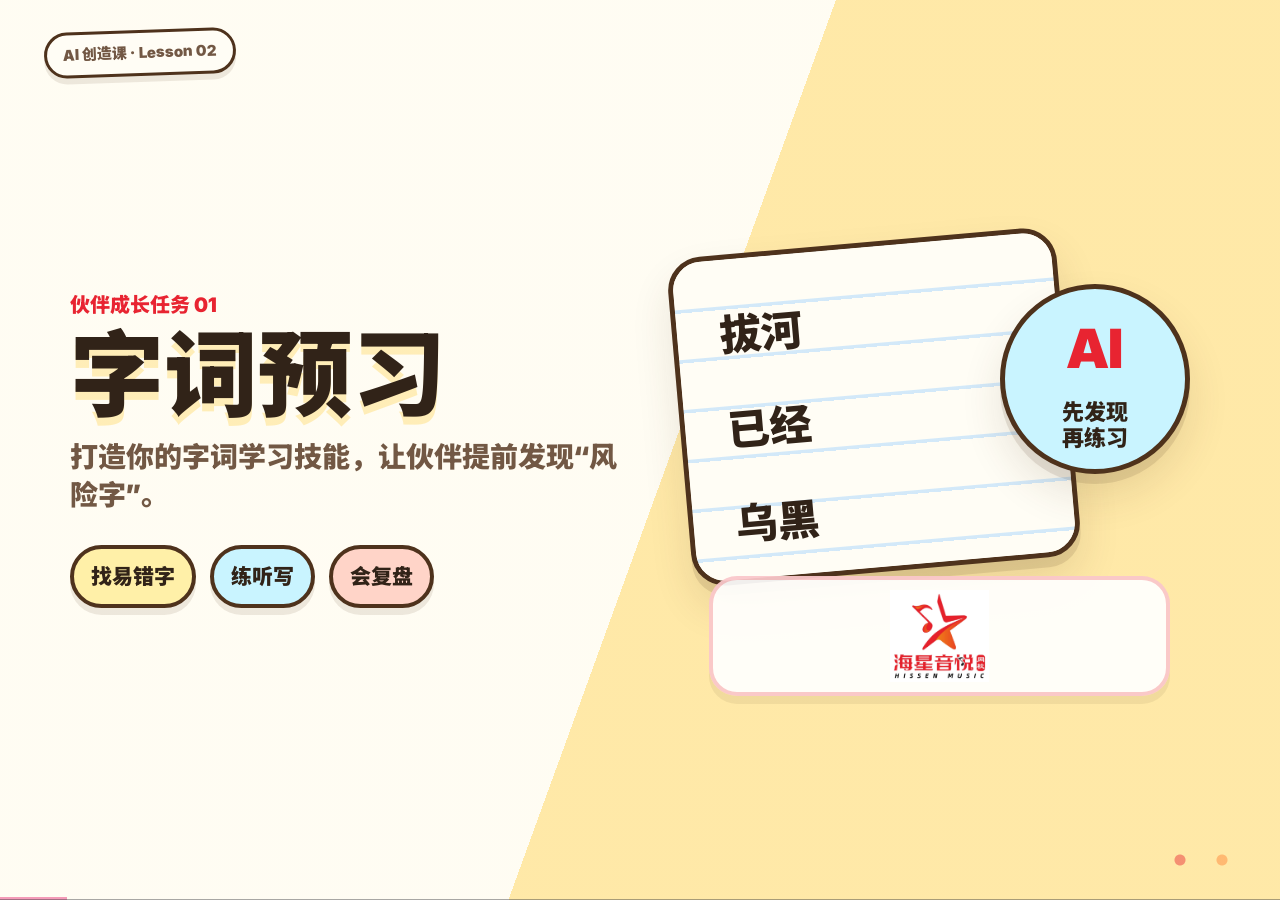
<file: index.html>
<!DOCTYPE html>
<html lang="zh-CN">
<head>
<meta charset="utf-8">
<meta name="viewport" content="width=device-width,initial-scale=1">
<title>第2课：字词预习</title>
<meta http-equiv="refresh" content="0; url=ai-kids-picturebook-ppt/index.html">
<link rel="canonical" href="ai-kids-picturebook-ppt/index.html">
</head>
<body>
<p><a href="ai-kids-picturebook-ppt/index.html">打开《第2课：字词预习》</a></p>
<script>
  location.replace('ai-kids-picturebook-ppt/index.html' + location.hash);
</script>
</body>
</html>
</file>
<file: ai-kids-picturebook-ppt/assets/fonts.css>
/* html-ppt :: shared webfonts */
@import url('https://fonts.googleapis.com/css2?family=Inter:wght@200;300;400;500;600;700;800;900&display=swap');
@import url('https://fonts.googleapis.com/css2?family=Noto+Sans+SC:wght@200;300;400;500;600;700;900&display=swap');
@import url('https://fonts.googleapis.com/css2?family=Noto+Serif+SC:wght@300;400;600;700&display=swap');
@import url('https://fonts.googleapis.com/css2?family=JetBrains+Mono:wght@400;500;700&display=swap');
@import url('https://fonts.googleapis.com/css2?family=Playfair+Display:ital,wght@0,400;0,600;0,800;1,400&display=swap');
@import url('https://fonts.googleapis.com/css2?family=Space+Grotesk:wght@300;400;500;600;700&display=swap');
@import url('https://fonts.googleapis.com/css2?family=IBM+Plex+Mono:wght@300;400;500;700&display=swap');
@import url('https://fonts.googleapis.com/css2?family=Archivo+Black&display=swap');
</file>
<file: ai-kids-picturebook-ppt/assets/base.css>
/* html-ppt :: base.css — reset + shared tokens + layout primitives */
/* Default tokens. Themes in assets/themes/*.css override the :root block. */
:root {
  --bg: #ffffff;
  --bg-soft: #f7f7f8;
  --surface: #ffffff;
  --surface-2: #f2f2f4;
  --border: rgba(0,0,0,.08);
  --border-strong: rgba(0,0,0,.16);
  --text-1: #111216;
  --text-2: #55596a;
  --text-3: #8a8f9e;
  --accent: #3b6cff;
  --accent-2: #7a5cff;
  --accent-3: #ff5c8a;
  --good: #1aaf6c;
  --warn: #f5a524;
  --bad:  #e0445a;
  --grad: linear-gradient(135deg,#3b6cff,#7a5cff 55%,#ff5c8a);
  --grad-soft: linear-gradient(135deg,#eef2ff,#f5ecff 55%,#ffeef5);
  --radius: 18px;
  --radius-sm: 12px;
  --radius-lg: 26px;
  --shadow: 0 10px 30px rgba(18,24,40,.08), 0 2px 6px rgba(18,24,40,.04);
  --shadow-lg: 0 24px 60px rgba(18,24,40,.14), 0 6px 16px rgba(18,24,40,.06);
  --font-sans: 'Inter','Noto Sans SC',-apple-system,BlinkMacSystemFont,Helvetica,Arial,sans-serif;
  --font-serif: 'Playfair Display','Noto Serif SC',Georgia,serif;
  --font-mono: 'JetBrains Mono','IBM Plex Mono',SFMono-Regular,Menlo,monospace;
  --font-display: var(--font-sans);
  --letter-tight: -.03em;
  --letter-normal: -.01em;
  --ease: cubic-bezier(.4,0,.2,1);
}

*,*::before,*::after{box-sizing:border-box}
html,body{margin:0;padding:0;background:var(--bg);color:var(--text-1);
  font-family:var(--font-sans);font-weight:400;line-height:1.6;
  -webkit-font-smoothing:antialiased;-moz-osx-font-smoothing:grayscale;
  letter-spacing:var(--letter-normal)}
img,svg,video{max-width:100%;display:block}
a{color:var(--accent);text-decoration:none}
a:hover{text-decoration:underline}
code,kbd,pre,samp{font-family:var(--font-mono)}

/* ================= SLIDE SYSTEM ================= */
.deck{position:relative;width:100vw;height:100vh;overflow:hidden;background:var(--bg)}
.slide{
  position:absolute;inset:0;
  display:flex;flex-direction:column;justify-content:center;
  padding:72px 96px;
  box-sizing:border-box;
  opacity:0;pointer-events:none;
  transition:opacity .5s var(--ease), transform .5s var(--ease);
  transform:translateX(30px);
  overflow:hidden;
}
.slide.is-active{opacity:1;pointer-events:auto;transform:translateX(0);z-index:2}
.slide.is-prev{transform:translateX(-30px)}

/* single-page standalone (used when a layout file is opened directly) */
body.single .slide{position:relative;width:100vw;height:100vh;opacity:1;transform:none;pointer-events:auto}

/* ================= TYPOGRAPHY ================= */
.eyebrow{font-size:13px;font-weight:500;letter-spacing:.16em;text-transform:uppercase;color:var(--text-3)}
.kicker{font-size:14px;font-weight:600;color:var(--accent);letter-spacing:.08em;text-transform:uppercase}
h1.title,.h1{font-family:var(--font-display);font-size:72px;line-height:1.05;font-weight:800;letter-spacing:var(--letter-tight);margin:0 0 18px;color:var(--text-1)}
h2.title,.h2{font-family:var(--font-display);font-size:54px;line-height:1.1;font-weight:700;letter-spacing:var(--letter-tight);margin:0 0 14px}
h3,.h3{font-size:32px;line-height:1.2;font-weight:600;letter-spacing:var(--letter-normal);margin:0 0 10px}
h4,.h4{font-size:22px;line-height:1.3;font-weight:600;margin:0 0 8px}
.lede{font-size:22px;line-height:1.55;color:var(--text-2);font-weight:300;max-width:62ch}
.dim{color:var(--text-2)}
.dim2{color:var(--text-3)}
.mono{font-family:var(--font-mono)}
.serif{font-family:var(--font-serif)}
.gradient-text{background:var(--grad);-webkit-background-clip:text;background-clip:text;-webkit-text-fill-color:transparent;color:transparent}

/* ================= LAYOUT PRIMITIVES ================= */
.stack>*+*{margin-top:14px}
.row{display:flex;gap:24px;align-items:center}
.row.wrap{flex-wrap:wrap}
.grid{display:grid;gap:24px}
.g2{grid-template-columns:repeat(2,1fr)}
.g3{grid-template-columns:repeat(3,1fr)}
.g4{grid-template-columns:repeat(4,1fr)}
.center{display:flex;align-items:center;justify-content:center;text-align:center}
.fill{flex:1}
.sp-t{padding-top:24px}.sp-b{padding-bottom:24px}
.mt-s{margin-top:8px}.mt-m{margin-top:18px}.mt-l{margin-top:32px}
.mb-s{margin-bottom:8px}.mb-m{margin-bottom:18px}.mb-l{margin-bottom:32px}

/* ================= CARDS ================= */
.card{background:var(--surface);border:1px solid var(--border);border-radius:var(--radius);
  padding:26px 28px;box-shadow:var(--shadow);position:relative;overflow:hidden}
.card-soft{background:var(--surface-2);border:1px solid var(--border)}
.card-outline{background:transparent;border:1.5px solid var(--border-strong);box-shadow:none}
.card-accent{background:var(--surface);border-top:3px solid var(--accent)}
.card-hover{transition:transform .3s var(--ease),box-shadow .3s var(--ease)}
.card-hover:hover{transform:translateY(-4px);box-shadow:var(--shadow-lg)}

.pill{display:inline-block;padding:4px 12px;border-radius:999px;font-size:12px;font-weight:500;
  background:var(--surface-2);color:var(--text-2);border:1px solid var(--border)}
.pill-accent{background:color-mix(in srgb,var(--accent) 12%,transparent);color:var(--accent);border-color:color-mix(in srgb,var(--accent) 28%,transparent)}

/* ================= BARS / DIVIDERS ================= */
.divider{height:1px;background:var(--border);width:100%}
.divider-accent{height:3px;width:72px;background:var(--accent);border-radius:2px}

/* ================= CHROME (header/footer/progress) ================= */
.deck-header{position:absolute;top:24px;left:40px;right:40px;display:flex;align-items:center;justify-content:space-between;
  font-size:12px;color:var(--text-3);letter-spacing:.12em;text-transform:uppercase;z-index:10;pointer-events:none}
.deck-footer{position:absolute;bottom:24px;left:40px;right:40px;display:flex;align-items:center;justify-content:space-between;
  font-size:12px;color:var(--text-3);z-index:10;pointer-events:none}
.slide-number::before{content:attr(data-current)}
.slide-number::after{content:" / " attr(data-total)}
.progress-bar{position:fixed;left:0;right:0;bottom:0;height:3px;background:transparent;z-index:20}
.progress-bar > span{display:block;height:100%;width:0;background:var(--accent);transition:width .3s var(--ease)}

/* ================= PRESENTER / OVERVIEW ================= */
.notes{display:none!important}
.notes-overlay{position:fixed;inset:auto 0 0 0;max-height:42vh;background:rgba(20,22,30,.95);color:#e8ebf4;
  padding:20px 32px;font-size:16px;line-height:1.6;border-top:1px solid rgba(255,255,255,.1);transform:translateY(100%);
  transition:transform .3s var(--ease);z-index:40;overflow:auto;font-family:var(--font-sans)}
.notes-overlay.open{transform:translateY(0)}
.overview{position:fixed;inset:0;background:rgba(10,12,18,.92);backdrop-filter:blur(12px);z-index:50;
  display:none;padding:40px;overflow:auto}
.overview.open{display:grid;grid-template-columns:repeat(4,1fr);gap:20px;align-content:start}
.overview .thumb{background:var(--surface);border:1px solid var(--border);border-radius:12px;
  aspect-ratio:16/9;overflow:hidden;cursor:pointer;position:relative;color:var(--text-1);padding:16px;
  font-size:11px;transition:transform .2s var(--ease)}
.overview .thumb:hover{transform:scale(1.04)}
.overview .thumb .n{position:absolute;top:8px;left:10px;font-weight:700;font-size:14px;color:var(--text-3)}
.overview .thumb .t{position:absolute;bottom:10px;left:14px;right:14px;font-weight:600;color:var(--text-1)}

/* ================= PRESENTER VIEW ================= */
/* Presenter view opens in a separate popup window (S key).
 * All presenter styles are self-contained in the popup HTML generated by runtime.js.
 * The audience window (this file) is NOT affected — it stays as normal deck view.
 * Only the .notes class below is needed to hide speaker notes from audience. */

/* ================= UTILITY ================= */
.hidden{display:none!important}
.nowrap{white-space:nowrap}
.tr{text-align:right}.tc{text-align:center}.tl{text-align:left}
.uppercase{text-transform:uppercase;letter-spacing:.12em}

/* ================= PRINT ================= */
@media print{
  .slide{position:relative;opacity:1!important;transform:none!important;page-break-after:always;height:100vh}
  .deck-header,.deck-footer,.progress-bar,.notes-overlay,.overview{display:none!important}
}
</file>
<file: ai-kids-picturebook-ppt/assets/themes/soft-pastel.css>
/* theme: soft-pastel — 柔和马卡龙 */
:root{
  --bg:#fdf7fb;--bg-soft:#fbeef3;--surface:#ffffff;--surface-2:#fdf0f5;
  --border:rgba(120,70,110,.12);--border-strong:rgba(120,70,110,.22);
  --text-1:#3a1f33;--text-2:#6b4d62;--text-3:#a28a99;
  --accent:#f49bb8;--accent-2:#b5d5f0;--accent-3:#f7d08a;
  --good:#9dd9a3;--warn:#f7d08a;--bad:#ef9a9a;
  --grad:linear-gradient(135deg,#f49bb8,#b5d5f0 55%,#c4a0e8);
  --grad-soft:linear-gradient(135deg,#fbeef3,#eaf4fc);
  --radius:24px;--radius-sm:16px;--radius-lg:32px;
  --shadow:0 8px 28px rgba(244,155,184,.18);
  --shadow-lg:0 24px 70px rgba(181,213,240,.3);
  --font-sans:'Inter','Noto Sans SC',sans-serif;
}
</file>
<file: ai-kids-picturebook-ppt/assets/animations/animations.css>
/* html-ppt :: animations.css
 * Apply by adding class="anim-<name>" or data-anim="<name>".
 * Durations are deliberately snappy; tweak --anim-dur per element.
 */
:root{--anim-dur:.7s;--anim-ease:cubic-bezier(.4,0,.2,1)}

/* ---------- FADE DIRECTIONALS ---------- */
@keyframes kf-fade-up{from{opacity:0;transform:translateY(32px)}to{opacity:1;transform:none}}
@keyframes kf-fade-down{from{opacity:0;transform:translateY(-32px)}to{opacity:1;transform:none}}
@keyframes kf-fade-left{from{opacity:0;transform:translateX(-40px)}to{opacity:1;transform:none}}
@keyframes kf-fade-right{from{opacity:0;transform:translateX(40px)}to{opacity:1;transform:none}}
.anim-fade-up{animation:kf-fade-up var(--anim-dur) var(--anim-ease) both}
.anim-fade-down{animation:kf-fade-down var(--anim-dur) var(--anim-ease) both}
.anim-fade-left{animation:kf-fade-left var(--anim-dur) var(--anim-ease) both}
.anim-fade-right{animation:kf-fade-right var(--anim-dur) var(--anim-ease) both}

/* ---------- RISE / DROP / ZOOM / BLUR / GLITCH ---------- */
@keyframes kf-rise{from{opacity:0;transform:translateY(60px) scale(.97);filter:blur(6px)}to{opacity:1;transform:none;filter:none}}
@keyframes kf-drop{from{opacity:0;transform:translateY(-60px) scale(.97)}to{opacity:1;transform:none}}
@keyframes kf-zoom{0%{opacity:0;transform:scale(.6)}60%{transform:scale(1.04)}100%{opacity:1;transform:scale(1)}}
@keyframes kf-blur{from{opacity:0;filter:blur(18px)}to{opacity:1;filter:none}}
@keyframes kf-glitch{0%{opacity:0;transform:translateX(0);clip-path:inset(0 0 0 0)}
  20%{opacity:1;transform:translateX(-6px);clip-path:inset(20% 0 30% 0)}
  40%{transform:translateX(4px);clip-path:inset(50% 0 10% 0)}
  60%{transform:translateX(-3px);clip-path:inset(10% 0 60% 0)}
  80%{transform:translateX(2px);clip-path:inset(0 0 0 0)}
  100%{opacity:1;transform:none}}
.anim-rise-in{animation:kf-rise .9s var(--anim-ease) both}
.anim-drop-in{animation:kf-drop .8s var(--anim-ease) both}
.anim-zoom-pop{animation:kf-zoom .7s cubic-bezier(.22,1.3,.36,1) both}
.anim-blur-in{animation:kf-blur .8s var(--anim-ease) both}
.anim-glitch-in{animation:kf-glitch .8s steps(5,end) both}

/* ---------- TYPEWRITER ---------- */
.anim-typewriter{display:inline-block;overflow:hidden;white-space:nowrap;border-right:2px solid currentColor;
  width:0;animation:kf-type 2.4s steps(40,end) forwards, kf-caret 1s step-end infinite}
@keyframes kf-type{to{width:100%}}
@keyframes kf-caret{50%{border-color:transparent}}

/* ---------- GLOW / SHIMMER / GRADIENT-FLOW ---------- */
@keyframes kf-neon{0%,100%{text-shadow:0 0 8px var(--accent),0 0 20px var(--accent)}
  50%{text-shadow:0 0 16px var(--accent),0 0 40px var(--accent),0 0 80px var(--accent)}}
.anim-neon-glow{animation:kf-neon 2s ease-in-out infinite}

.anim-shimmer-sweep{position:relative;overflow:hidden}
.anim-shimmer-sweep::after{content:"";position:absolute;inset:0;
  background:linear-gradient(110deg,transparent 40%,rgba(255,255,255,.55) 50%,transparent 60%);
  transform:translateX(-100%);animation:kf-shimmer 2.4s var(--anim-ease) infinite}
@keyframes kf-shimmer{to{transform:translateX(100%)}}

.anim-gradient-flow{background:linear-gradient(90deg,var(--accent),var(--accent-2,var(--accent)),var(--accent-3,var(--accent)),var(--accent));
  background-size:300% 100%;-webkit-background-clip:text;background-clip:text;color:transparent;-webkit-text-fill-color:transparent;
  animation:kf-gradflow 4s linear infinite}
@keyframes kf-gradflow{to{background-position:300% 0}}

/* ---------- STAGGER LIST ---------- */
.anim-stagger-list > *{opacity:0;animation:kf-rise .65s var(--anim-ease) both}
.anim-stagger-list > *:nth-child(1){animation-delay:.05s}
.anim-stagger-list > *:nth-child(2){animation-delay:.15s}
.anim-stagger-list > *:nth-child(3){animation-delay:.25s}
.anim-stagger-list > *:nth-child(4){animation-delay:.35s}
.anim-stagger-list > *:nth-child(5){animation-delay:.45s}
.anim-stagger-list > *:nth-child(6){animation-delay:.55s}
.anim-stagger-list > *:nth-child(7){animation-delay:.65s}
.anim-stagger-list > *:nth-child(8){animation-delay:.75s}
.anim-stagger-list > *:nth-child(n+9){animation-delay:.85s}

/* ---------- COUNTER-UP (JS-driven, marker class only) ---------- */
.counter{font-variant-numeric:tabular-nums}

/* ---------- SVG PATH DRAW ---------- */
.anim-path-draw path,.anim-path-draw line,.anim-path-draw polyline,.anim-path-draw circle,.anim-path-draw rect{
  stroke-dasharray:1000;stroke-dashoffset:1000;animation:kf-draw 2s var(--anim-ease) forwards}
@keyframes kf-draw{to{stroke-dashoffset:0}}

/* ---------- PARALLAX TILT (hover) ---------- */
.anim-parallax-tilt{transform-style:preserve-3d;transition:transform .4s var(--anim-ease)}
.anim-parallax-tilt:hover{transform:perspective(900px) rotateX(6deg) rotateY(-8deg) translateZ(10px)}

/* ---------- CARD FLIP 3D ---------- */
@keyframes kf-flip{from{transform:perspective(1200px) rotateY(-90deg);opacity:0}
  to{transform:perspective(1200px) rotateY(0);opacity:1}}
.anim-card-flip-3d{animation:kf-flip .9s var(--anim-ease) both;transform-style:preserve-3d;backface-visibility:hidden}

/* ---------- CUBE ROTATE 3D ---------- */
@keyframes kf-cube{from{transform:perspective(1200px) rotateX(20deg) rotateY(-90deg) translateZ(-200px);opacity:0}
  to{transform:perspective(1200px) rotateX(0) rotateY(0) translateZ(0);opacity:1}}
.anim-cube-rotate-3d{animation:kf-cube 1s var(--anim-ease) both}

/* ---------- PAGE TURN 3D ---------- */
@keyframes kf-pageturn{from{transform:perspective(1600px) rotateY(-85deg);transform-origin:left center;opacity:0}
  to{transform:perspective(1600px) rotateY(0);opacity:1}}
.anim-page-turn-3d{animation:kf-pageturn 1s var(--anim-ease) both;transform-origin:left center}

/* ---------- PERSPECTIVE ZOOM ---------- */
@keyframes kf-pzoom{from{opacity:0;transform:perspective(1400px) translateZ(-400px) rotateX(12deg)}
  to{opacity:1;transform:none}}
.anim-perspective-zoom{animation:kf-pzoom 1s var(--anim-ease) both}

/* ---------- MARQUEE SCROLL ---------- */
.anim-marquee-scroll{display:flex;gap:48px;white-space:nowrap;animation:kf-marquee 20s linear infinite}
@keyframes kf-marquee{from{transform:translateX(0)}to{transform:translateX(-50%)}}

/* ---------- KEN BURNS ---------- */
@keyframes kf-kenburns{0%{transform:scale(1) translate(0,0)}100%{transform:scale(1.15) translate(-2%,-1%)}}
.anim-kenburns{animation:kf-kenburns 14s ease-in-out infinite alternate}

/* ---------- CONFETTI BURST (pseudo — pure CSS sparkles) ---------- */
.anim-confetti-burst{position:relative}
.anim-confetti-burst::before,.anim-confetti-burst::after{
  content:"";position:absolute;top:50%;left:50%;width:8px;height:8px;border-radius:50%;
  background:var(--accent);box-shadow:
    20px -30px 0 var(--accent-2,var(--accent)),-25px -20px 0 var(--accent-3,var(--accent)),
    30px 20px 0 var(--good,#1aaf6c),-30px 25px 0 var(--warn,#f5a524),
    40px -10px 0 var(--bad,#e0445a),-45px 0 0 var(--accent),
    10px 40px 0 var(--accent-2,var(--accent)),-15px -40px 0 var(--accent-3,var(--accent));
  opacity:0;animation:kf-confetti 1.2s var(--anim-ease) forwards}
.anim-confetti-burst::after{animation-delay:.15s;transform:rotate(45deg)}
@keyframes kf-confetti{0%{opacity:0;transform:scale(.2)}30%{opacity:1}100%{opacity:0;transform:scale(2.2)}}

/* ---------- SPOTLIGHT ---------- */
@keyframes kf-spot{0%{clip-path:circle(0% at 50% 50%)}100%{clip-path:circle(140% at 50% 50%)}}
.anim-spotlight{animation:kf-spot 1.1s var(--anim-ease) both}

/* ---------- MORPH SHAPE (SVG) ---------- */
.anim-morph-shape path{animation:kf-morph 6s ease-in-out infinite alternate}
@keyframes kf-morph{0%{d:path("M60,120 Q120,20 180,120 T300,120")}
  100%{d:path("M60,120 Q120,220 180,120 T300,120")}}

/* ---------- RIPPLE REVEAL ---------- */
@keyframes kf-ripple{0%{clip-path:circle(0% at 20% 80%);opacity:.4}
  100%{clip-path:circle(160% at 20% 80%);opacity:1}}
.anim-ripple-reveal{animation:kf-ripple 1.2s var(--anim-ease) both}

/* reduced motion */
@media (prefers-reduced-motion: reduce){
  [class*="anim-"]{animation:none!important;transition:none!important}
}
</file>
<file: ai-kids-picturebook-ppt/style.css>
.tpl-word-preview {
  --bg: #fff4d7;
  --surface: #fffdf5;
  --paper: #ffffff;
  --ink: #312318;
  --muted: #725844;
  --line: rgba(78, 50, 28, .28);
  --line-strong: #4e321c;
  --brand: #e82431;
  --orange: #ff8a3d;
  --yellow: #ffd966;
  --mint: #8ee1c8;
  --blue: #8bc8ff;
  --pink: #ffb6c8;
  --green: #b8ef89;
  --shadow: 0 10px 0 rgba(78, 50, 28, .12), 0 22px 42px rgba(78, 50, 28, .12);
  --font-display: "Noto Sans SC", "Microsoft YaHei", sans-serif;
  letter-spacing: 0;
}

.tpl-word-preview .deck {
  background:
    radial-gradient(circle at 10% 12%, rgba(255, 217, 102, .50), transparent 24%),
    radial-gradient(circle at 82% 14%, rgba(139, 200, 255, .32), transparent 24%),
    radial-gradient(circle at 78% 82%, rgba(255, 138, 61, .24), transparent 28%),
    var(--bg);
}

.tpl-word-preview .slide {
  padding: 58px 70px;
  background:
    linear-gradient(0deg, rgba(255, 255, 255, .34), rgba(255, 255, 255, .34)),
    repeating-radial-gradient(circle at 0 0, rgba(78, 50, 28, .045) 0 3px, transparent 4px 42px),
    var(--bg);
}

.tpl-word-preview .slide::before {
  content: "";
  position: absolute;
  inset: 18px;
  border: 4px dashed rgba(78, 50, 28, .16);
  border-radius: 34px;
  pointer-events: none;
}

.tpl-word-preview .slide::after {
  content: "";
  position: absolute;
  right: 42px;
  bottom: 28px;
  width: 116px;
  height: 24px;
  background:
    radial-gradient(circle, rgba(232, 36, 49, .45) 0 5px, transparent 6px),
    radial-gradient(circle, rgba(255, 138, 61, .50) 0 5px, transparent 6px),
    radial-gradient(circle, rgba(49, 35, 24, .30) 0 5px, transparent 6px);
  background-position: 0 50%, 42px 50%, 84px 50%;
  background-repeat: no-repeat;
  pointer-events: none;
}

.tpl-word-preview .brand-mark {
  position: fixed;
  top: 26px;
  right: 42px;
  z-index: 60;
  display: flex;
  align-items: center;
  gap: 10px;
  min-width: 208px;
  height: 58px;
  padding: 7px 14px 7px 8px;
  border: 3px solid rgba(232, 36, 49, .25);
  border-radius: 999px;
  background: rgba(255, 253, 245, .94);
  box-shadow: 0 6px 0 rgba(78, 50, 28, .08), 0 14px 30px rgba(232, 36, 49, .08);
  pointer-events: none;
}

.tpl-word-preview .brand-mark img {
  width: 44px;
  height: 44px;
  object-fit: contain;
  border-radius: 50%;
  background: #fff;
  border: 2px solid rgba(232, 36, 49, .18);
}

.tpl-word-preview .brand-mark span {
  display: grid;
  gap: 2px;
  line-height: 1.05;
}

.tpl-word-preview .brand-mark strong {
  color: var(--brand);
  font-size: 16px;
  font-weight: 900;
}

.tpl-word-preview .brand-mark em {
  color: #30251f;
  font-size: 10px;
  font-style: normal;
  font-weight: 900;
  letter-spacing: .18em;
}

.tpl-word-preview:has(.cover-slide.is-active) .brand-mark,
.tpl-word-preview:has(.goodbye-slide.is-active) .brand-mark {
  opacity: 0;
}

.tpl-word-preview .lesson-badge,
.tpl-word-preview .page-chip {
  position: absolute;
  top: 30px;
  left: 44px;
  z-index: 4;
  padding: 8px 16px;
  border: 3px solid var(--line-strong);
  border-radius: 999px;
  background: #fffdf5;
  color: var(--muted);
  font-size: 15px;
  font-weight: 900;
  box-shadow: 0 6px 0 rgba(78, 50, 28, .10);
  transform: rotate(-2deg);
}

.tpl-word-preview h1,
.tpl-word-preview h2,
.tpl-word-preview h3,
.tpl-word-preview p {
  letter-spacing: 0;
}

.tpl-word-preview .slide-title {
  position: relative;
  z-index: 2;
  max-width: 1020px;
  margin: 0 0 22px;
  color: var(--ink);
  font-size: 54px;
  line-height: 1.08;
  font-weight: 900;
  text-shadow: 0 5px 0 rgba(255, 217, 102, .34);
}

.tpl-word-preview .subtitle {
  position: relative;
  z-index: 2;
  max-width: 980px;
  margin: 0 0 26px;
  color: var(--muted);
  font-size: 25px;
  line-height: 1.45;
  font-weight: 800;
}

.tpl-word-preview .top-center {
  max-width: none;
  text-align: center;
}

.tpl-word-preview .kicker {
  margin: 0 0 10px;
  color: var(--brand);
  font-size: 20px;
  font-weight: 900;
}

.tpl-word-preview .cover-slide {
  overflow: hidden;
}

.tpl-word-preview .cover-bg {
  position: absolute;
  inset: 0;
  background:
    linear-gradient(110deg, rgba(255, 253, 245, .92) 0 52%, rgba(255, 217, 102, .42) 52% 100%),
    var(--bg);
}

.tpl-word-preview .cover-layout,
.tpl-word-preview .story-layout,
.tpl-word-preview .method-layout,
.tpl-word-preview .build-layout,
.tpl-word-preview .test-layout,
.tpl-word-preview .agent-layout {
  position: relative;
  z-index: 2;
  display: grid;
  grid-template-columns: 1fr 1fr;
  align-items: center;
  gap: 38px;
  width: 100%;
  height: 100%;
}

.tpl-word-preview .cover-copy h1 {
  margin: 0 0 18px;
  color: var(--ink);
  font-size: 94px;
  line-height: .98;
  font-weight: 900;
  text-shadow: 0 8px 0 rgba(255, 217, 102, .42);
}

.tpl-word-preview .hero-sub {
  max-width: 600px;
  margin: 0;
  color: var(--muted);
  font-size: 28px;
  line-height: 1.35;
  font-weight: 900;
}

.tpl-word-preview .tag-row {
  display: flex;
  flex-wrap: wrap;
  gap: 14px;
  margin-top: 30px;
}

.tpl-word-preview .tag-row span,
.tpl-word-preview .method-bubbles span,
.tpl-word-preview .mini-tags span {
  padding: 11px 17px;
  border: 4px solid var(--line-strong);
  border-radius: 999px;
  background: #fff0a8;
  color: var(--ink);
  font-size: 21px;
  font-weight: 900;
  box-shadow: 0 7px 0 rgba(78, 50, 28, .10);
}

.tpl-word-preview .tag-row span:nth-child(2),
.tpl-word-preview .method-bubbles span:nth-child(2n) {
  background: #c9f4ff;
}

.tpl-word-preview .tag-row span:nth-child(3),
.tpl-word-preview .method-bubbles span:nth-child(3n) {
  background: #ffd4c8;
}

.tpl-word-preview .cover-visual {
  position: relative;
  min-height: 500px;
}

.tpl-word-preview .notebook,
.tpl-word-preview .mistake-board,
.tpl-word-preview .insight-card,
.tpl-word-preview .mission-card,
.tpl-word-preview .rule-card,
.tpl-word-preview .sample-card,
.tpl-word-preview .agent-card,
.tpl-word-preview .goodbye-card {
  position: relative;
  border: 5px solid var(--line-strong);
  border-radius: 34px;
  background: var(--surface);
  box-shadow: var(--shadow);
  overflow: hidden;
}

.tpl-word-preview .notebook {
  position: absolute;
  left: 20px;
  top: 42px;
  width: 390px;
  height: 330px;
  padding: 42px;
  transform: rotate(-5deg);
}

.tpl-word-preview .notebook::before {
  content: "";
  position: absolute;
  inset: 0;
  background: repeating-linear-gradient(#fffdf5 0 46px, rgba(139, 200, 255, .38) 47px 50px);
}

.tpl-word-preview .notebook span {
  position: relative;
  z-index: 2;
  display: block;
  margin-bottom: 28px;
  color: var(--ink);
  font-size: 42px;
  font-weight: 900;
}

.tpl-word-preview .scan-card {
  position: absolute;
  right: 20px;
  top: 84px;
  width: 190px;
  height: 190px;
  display: grid;
  place-items: center;
  align-content: center;
  gap: 8px;
  border: 5px solid var(--line-strong);
  border-radius: 50%;
  background: #c9f4ff;
  box-shadow: var(--shadow);
}

.tpl-word-preview .scan-card b {
  color: var(--brand);
  font-size: 54px;
  font-weight: 900;
}

.tpl-word-preview .scan-card p {
  margin: 0;
  color: var(--ink);
  font-size: 22px;
  line-height: 1.18;
  text-align: center;
  font-weight: 900;
}

.tpl-word-preview .brand-cover {
  position: absolute;
  left: 50px;
  right: 40px;
  bottom: 4px;
  display: grid;
  place-items: center;
  padding: 10px 28px;
  border: 4px solid rgba(232, 36, 49, .24);
  border-radius: 28px;
  background: rgba(255, 255, 255, .92);
  box-shadow: 0 8px 0 rgba(78, 50, 28, .08);
}

.tpl-word-preview .brand-cover img,
.tpl-word-preview .goodbye-logo {
  display: block;
  max-width: 100%;
  height: 92px;
  object-fit: contain;
}

.tpl-word-preview .step-cards,
.tpl-word-preview .problem-grid,
.tpl-word-preview .skill-grid,
.tpl-word-preview .demo-flow,
.tpl-word-preview .vote-grid,
.tpl-word-preview .showcase-grid,
.tpl-word-preview .upgrade-map,
.tpl-word-preview .challenge-grid,
.tpl-word-preview .summary-cards,
.tpl-word-preview .homework-list,
.tpl-word-preview .test-list,
.tpl-word-preview .mission-list,
.tpl-word-preview .build-checks {
  position: relative;
  z-index: 2;
  display: grid;
  gap: 18px;
}

.tpl-word-preview .three,
.tpl-word-preview .homework-list {
  grid-template-columns: repeat(3, 1fr);
}

.tpl-word-preview .problem-grid,
.tpl-word-preview .showcase-grid,
.tpl-word-preview .upgrade-map,
.tpl-word-preview .summary-cards,
.tpl-word-preview .build-checks {
  grid-template-columns: repeat(3, 1fr);
}

.tpl-word-preview .skill-grid,
.tpl-word-preview .vote-grid,
.tpl-word-preview .challenge-grid {
  grid-template-columns: repeat(4, 1fr);
}

.tpl-word-preview .demo-flow {
  grid-template-columns: repeat(5, 1fr);
}

.tpl-word-preview .step-cards > div,
.tpl-word-preview .problem-grid > div,
.tpl-word-preview .skill-card,
.tpl-word-preview .demo-flow > div,
.tpl-word-preview .vote-grid > div,
.tpl-word-preview .showcase-grid > div,
.tpl-word-preview .upgrade-map > div,
.tpl-word-preview .challenge-grid > div,
.tpl-word-preview .summary-cards > div,
.tpl-word-preview .homework-list > div,
.tpl-word-preview .test-list > div,
.tpl-word-preview .mission-list > span,
.tpl-word-preview .build-checks > span {
  border: 4px solid var(--line-strong);
  border-radius: 26px;
  background: var(--surface);
  box-shadow: var(--shadow);
  color: var(--ink);
}

.tpl-word-preview .step-cards > div,
.tpl-word-preview .homework-list > div {
  min-height: 230px;
  padding: 28px;
}

.tpl-word-preview .vote-grid > div {
  min-height: 230px;
  padding: 24px;
}

.tpl-word-preview .problem-grid > div,
.tpl-word-preview .upgrade-map > div,
.tpl-word-preview .build-checks > span,
.tpl-word-preview .test-list > div {
  min-height: 94px;
  display: grid;
  place-items: center;
  padding: 18px;
  text-align: center;
  font-size: 24px;
  line-height: 1.2;
  font-weight: 900;
}

.tpl-word-preview .step-cards b,
.tpl-word-preview .skill-card span,
.tpl-word-preview .demo-flow b,
.tpl-word-preview .vote-grid b,
.tpl-word-preview .challenge-grid b,
.tpl-word-preview .summary-cards b {
  display: grid;
  width: 52px;
  height: 52px;
  place-items: center;
  border: 4px solid var(--line-strong);
  border-radius: 50%;
  background: #fff0a8;
  color: var(--ink);
  font-size: 24px;
  font-weight: 900;
}

.tpl-word-preview h3 {
  margin: 14px 0 10px;
  color: var(--ink);
  font-size: 28px;
  line-height: 1.16;
  font-weight: 900;
}

.tpl-word-preview p,
.tpl-word-preview small {
  color: var(--muted);
  font-size: 21px;
  line-height: 1.35;
  font-weight: 800;
}

.tpl-word-preview small {
  display: inline-block;
  color: var(--brand);
  font-size: 15px;
  font-weight: 900;
}

.tpl-word-preview .teacher-prompt,
.tpl-word-preview .big-quote {
  position: relative;
  z-index: 2;
  margin-top: 26px;
  padding: 18px 24px;
  border: 4px solid var(--line-strong);
  border-radius: 24px;
  background: #fff0a8;
  color: var(--ink);
  font-size: 25px;
  line-height: 1.35;
  font-weight: 900;
  text-align: center;
  box-shadow: var(--shadow);
}

.tpl-word-preview .quote-box {
  margin-top: 28px;
  padding: 24px 28px;
  border: 5px solid var(--line-strong);
  border-radius: 28px;
  background: #fff0a8;
  color: var(--ink);
  font-size: 34px;
  line-height: 1.25;
  font-weight: 900;
  box-shadow: var(--shadow);
}

.tpl-word-preview .mistake-board {
  min-height: 450px;
  padding: 34px;
  background: linear-gradient(#fffdf5 0 72%, #eaffdc 72% 100%);
}

.tpl-word-preview .wrong-line {
  display: grid;
  grid-template-columns: 1fr auto 1fr;
  align-items: center;
  gap: 14px;
  margin-bottom: 20px;
  padding: 14px 18px;
  border: 4px solid var(--line-strong);
  border-radius: 22px;
  background: #fff;
}

.tpl-word-preview .wrong-line span,
.tpl-word-preview .wrong-line em {
  color: var(--ink);
  font-size: 32px;
  font-style: normal;
  font-weight: 900;
  text-align: center;
}

.tpl-word-preview .wrong-line span {
  color: var(--brand);
  text-decoration: line-through;
}

.tpl-word-preview .wrong-line b {
  color: var(--brand);
  font-size: 30px;
  font-weight: 900;
}

.tpl-word-preview .kid-face {
  position: absolute;
  right: 48px;
  bottom: 38px;
  width: 150px;
  height: 150px;
  border: 5px solid var(--line-strong);
  border-radius: 50%;
  background: #ffd7a8;
}

.tpl-word-preview .kid-face::before,
.tpl-word-preview .kid-face::after {
  content: "";
  position: absolute;
  top: 54px;
  width: 18px;
  height: 18px;
  border-radius: 50%;
  background: var(--line-strong);
}

.tpl-word-preview .kid-face::before { left: 42px; }
.tpl-word-preview .kid-face::after { right: 42px; }

.tpl-word-preview .kid-face {
  background-image: radial-gradient(ellipse at 50% 72%, transparent 0 18px, var(--line-strong) 19px 23px, transparent 24px);
}

.tpl-word-preview .method-bubbles {
  display: flex;
  flex-wrap: wrap;
  gap: 16px;
}

.tpl-word-preview .insight-card,
.tpl-word-preview .rule-card,
.tpl-word-preview .sample-card,
.tpl-word-preview .agent-card {
  padding: 34px;
}

.tpl-word-preview .insight-card h3,
.tpl-word-preview .mission-card h3 {
  font-size: 44px;
}

.tpl-word-preview .center-panel {
  position: relative;
  z-index: 2;
  display: grid;
  align-content: center;
  height: 100%;
}

.tpl-word-preview .mission-card {
  max-width: 900px;
  margin: 0 auto;
  padding: 36px;
  text-align: center;
  background: #fffdf5;
}

.tpl-word-preview .mission-label {
  margin: 0;
  color: var(--brand);
  font-size: 22px;
  font-weight: 900;
}

.tpl-word-preview .mission-list {
  grid-template-columns: repeat(5, 1fr);
  margin-top: 24px;
}

.tpl-word-preview .mission-list span {
  min-height: 96px;
  display: grid;
  place-items: center;
  padding: 14px;
  font-size: 20px;
  font-weight: 900;
}

.tpl-word-preview .compare-grid {
  position: relative;
  z-index: 2;
  display: grid;
  grid-template-columns: 1fr 90px 1fr;
  align-items: center;
  gap: 20px;
}

.tpl-word-preview .compare-card {
  min-height: 390px;
  padding: 30px;
  border: 5px solid var(--line-strong);
  border-radius: 32px;
  background: var(--surface);
  box-shadow: var(--shadow);
}

.tpl-word-preview .compare-card.ai {
  background: #eaffdc;
}

.tpl-word-preview .compare-card.normal {
  background: #fff4ec;
}

.tpl-word-preview .compare-card p {
  margin: 12px 0;
  padding: 12px 16px;
  border-radius: 16px;
  background: rgba(255, 255, 255, .72);
  color: var(--ink);
}

.tpl-word-preview .compare-arrow {
  display: grid;
  width: 78px;
  height: 78px;
  place-items: center;
  border: 4px solid var(--line-strong);
  border-radius: 50%;
  background: #fff0a8;
  color: var(--brand);
  font-size: 44px;
  font-weight: 900;
  box-shadow: var(--shadow);
}

.tpl-word-preview .skill-card,
.tpl-word-preview .demo-flow > div,
.tpl-word-preview .challenge-grid > div,
.tpl-word-preview .summary-cards > div {
  min-height: 250px;
  padding: 22px;
}

.tpl-word-preview .challenge-grid > div {
  display: grid;
  grid-template-rows: auto auto 1fr;
  align-content: start;
  gap: 10px;
}

.tpl-word-preview .challenge-grid h3 {
  margin: 0;
  font-size: 24px;
}

.tpl-word-preview .challenge-grid p {
  margin: 0;
  font-size: 18px;
}

.tpl-word-preview .skill-card:nth-child(1) { background: #fff0a8; }
.tpl-word-preview .skill-card:nth-child(2) { background: #c9f4ff; }
.tpl-word-preview .skill-card:nth-child(3) { background: #ffd4c8; }
.tpl-word-preview .skill-card:nth-child(4) { background: #eaffdc; }

.tpl-word-preview .skill-card p {
  font-size: 18px;
}

.tpl-word-preview .demo-flow > div {
  background: #fffdf5;
}

.tpl-word-preview .demo-flow h3 {
  font-size: 22px;
}

.tpl-word-preview .demo-flow p {
  font-size: 17px;
}

.tpl-word-preview .build-layout {
  grid-template-columns: .9fr 1.3fr;
}

.tpl-word-preview .rule-card {
  background: #fff0a8;
}

.tpl-word-preview .rule-card h3 {
  color: var(--brand);
  font-size: 42px;
}

.tpl-word-preview .showcase-grid > div {
  min-height: 150px;
  padding: 22px;
}

.tpl-word-preview .showcase-grid b,
.tpl-word-preview .homework-list b {
  display: block;
  color: var(--brand);
  font-size: 24px;
  font-weight: 900;
}

.tpl-word-preview .showcase-grid p {
  margin-bottom: 0;
  font-size: 18px;
}

.tpl-word-preview .sample-card {
  background: #fff0a8;
}

.tpl-word-preview .sample-card p {
  margin: 14px 0;
  padding: 14px 18px;
  border: 4px solid var(--line-strong);
  border-radius: 18px;
  background: #fffdf5;
  color: var(--ink);
  font-size: 27px;
  font-weight: 900;
}

.tpl-word-preview .upgrade-map > div:nth-child(2n),
.tpl-word-preview .summary-cards > div:nth-child(2n) {
  background: #c9f4ff;
}

.tpl-word-preview .upgrade-map > div:nth-child(3n),
.tpl-word-preview .summary-cards > div:nth-child(3n) {
  background: #ffd4c8;
}

.tpl-word-preview .summary-cards {
  grid-template-columns: repeat(5, 1fr);
}

.tpl-word-preview .summary-cards > div {
  min-height: 190px;
}

.tpl-word-preview .summary-cards p {
  color: var(--ink);
  font-size: 19px;
}

.tpl-word-preview .agent-layout {
  grid-template-columns: .8fr 1.2fr;
}

.tpl-word-preview .agent-card.simple {
  background: #fff4ec;
}

.tpl-word-preview .agent-card.smart {
  background: #eaffdc;
}

.tpl-word-preview .agent-card h3 {
  font-size: 42px;
}

.tpl-word-preview .mini-tags {
  display: flex;
  flex-wrap: wrap;
  gap: 12px;
  margin-top: 22px;
}

.tpl-word-preview .mini-tags span {
  font-size: 17px;
  box-shadow: none;
}

.tpl-word-preview .homework-list > div {
  background: #fffdf5;
}

.tpl-word-preview .homework-list p {
  font-size: 19px;
}

.tpl-word-preview .goodbye-slide {
  display: grid;
  place-items: center;
}

.tpl-word-preview .goodbye-card {
  display: grid;
  width: 780px;
  max-width: 86vw;
  min-height: 440px;
  place-items: center;
  align-content: center;
  gap: 18px;
  padding: 38px;
  background: #fff0a8;
  text-align: center;
  overflow: visible;
}

.tpl-word-preview .goodbye-logo {
  height: 124px;
  padding: 8px 22px;
  border: 4px solid rgba(232, 36, 49, .20);
  border-radius: 24px;
  background: #fff;
}

.tpl-word-preview .goodbye-card h2 {
  margin: 0;
  color: var(--ink);
  font-size: 72px;
  line-height: 1;
  font-weight: 900;
  text-shadow: 0 7px 0 rgba(255, 138, 61, .25);
}

.tpl-word-preview .goodbye-card p {
  max-width: 620px;
  margin: 0;
  color: var(--muted);
  font-size: 25px;
}

.tpl-word-preview .notes {
  display: none !important;
}

@media (max-width: 900px) {
  .tpl-word-preview .slide { padding: 44px 30px; }
  .tpl-word-preview .slide-title { font-size: 34px; }
  .tpl-word-preview .cover-copy h1 { font-size: 50px; }
  .tpl-word-preview .hero-sub,
  .tpl-word-preview .subtitle { font-size: 20px; }
  .tpl-word-preview .cover-layout,
  .tpl-word-preview .story-layout,
  .tpl-word-preview .method-layout,
  .tpl-word-preview .build-layout,
  .tpl-word-preview .test-layout,
  .tpl-word-preview .agent-layout,
  .tpl-word-preview .compare-grid,
  .tpl-word-preview .three,
  .tpl-word-preview .problem-grid,
  .tpl-word-preview .skill-grid,
  .tpl-word-preview .demo-flow,
  .tpl-word-preview .vote-grid,
  .tpl-word-preview .showcase-grid,
  .tpl-word-preview .upgrade-map,
  .tpl-word-preview .challenge-grid,
  .tpl-word-preview .summary-cards,
  .tpl-word-preview .homework-list,
  .tpl-word-preview .mission-list,
  .tpl-word-preview .build-checks {
    grid-template-columns: 1fr;
  }
}
</file>
